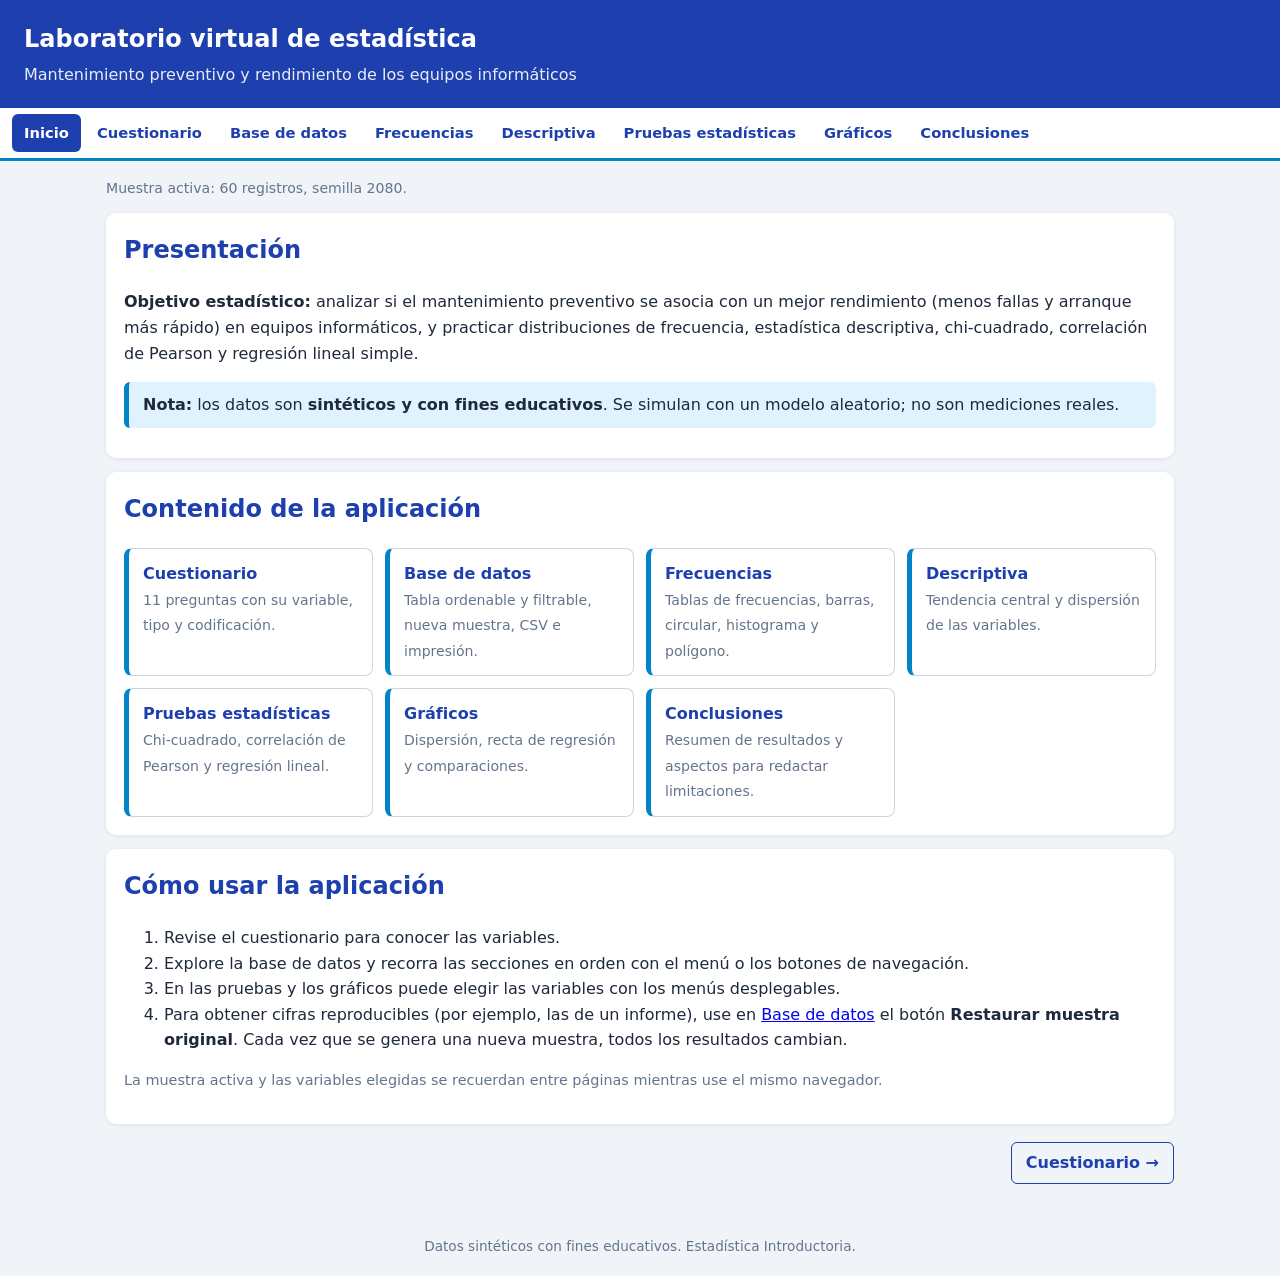
<file: index.html>
<!DOCTYPE html>
<html lang="es">
<head>
  <meta charset="utf-8">
  <meta name="viewport" content="width=device-width, initial-scale=1">
  <title>Inicio | Laboratorio de estadística</title>
  <link rel="stylesheet" href="css/estilos.css">
</head>
<body>
  <header class="cabecera">
    <h1>Laboratorio virtual de estadística</h1>
    <p>Mantenimiento preventivo y rendimiento de los equipos informáticos</p>
  </header>
  <nav class="menu" aria-label="Secciones">
    <a href="index.html" aria-current="page">Inicio</a>
    <a href="cuestionario.html">Cuestionario</a>
    <a href="base-datos.html">Base de datos</a>
    <a href="frecuencias.html">Frecuencias</a>
    <a href="descriptiva.html">Descriptiva</a>
    <a href="pruebas.html">Pruebas estadísticas</a>
    <a href="graficos.html">Gráficos</a>
    <a href="conclusiones.html">Conclusiones</a>
  </nav>
  <main>
    <p id="muestra-activa" class="muestra"></p>
    <section class="tarjeta">
      <h2>Presentación</h2>
      <p><b>Objetivo estadístico:</b> analizar si el mantenimiento preventivo se asocia con un mejor rendimiento (menos fallas y arranque más rápido) en equipos informáticos, y practicar distribuciones de frecuencia, estadística descriptiva, chi-cuadrado, correlación de Pearson y regresión lineal simple.</p>
      <div class="nota"><b>Nota:</b> los datos son <b>sintéticos y con fines educativos</b>. Se simulan con un modelo aleatorio; no son mediciones reales.</div>
    </section>
    <section class="tarjeta">
      <h2>Contenido de la aplicación</h2>
      <div class="enlaces">
        <a href="cuestionario.html"><b>Cuestionario</b><span>11 preguntas con su variable, tipo y codificación.</span></a>
        <a href="base-datos.html"><b>Base de datos</b><span>Tabla ordenable y filtrable, nueva muestra, CSV e impresión.</span></a>
        <a href="frecuencias.html"><b>Frecuencias</b><span>Tablas de frecuencias, barras, circular, histograma y polígono.</span></a>
        <a href="descriptiva.html"><b>Descriptiva</b><span>Tendencia central y dispersión de las variables.</span></a>
        <a href="pruebas.html"><b>Pruebas estadísticas</b><span>Chi-cuadrado, correlación de Pearson y regresión lineal.</span></a>
        <a href="graficos.html"><b>Gráficos</b><span>Dispersión, recta de regresión y comparaciones.</span></a>
        <a href="conclusiones.html"><b>Conclusiones</b><span>Resumen de resultados y aspectos para redactar limitaciones.</span></a>
      </div>
    </section>
    <section class="tarjeta">
      <h2>Cómo usar la aplicación</h2>
      <ol>
        <li>Revise el cuestionario para conocer las variables.</li>
        <li>Explore la base de datos y recorra las secciones en orden con el menú o los botones de navegación.</li>
        <li>En las pruebas y los gráficos puede elegir las variables con los menús desplegables.</li>
        <li>Para obtener cifras reproducibles (por ejemplo, las de un informe), use en <a href="base-datos.html">Base de datos</a> el botón <b>Restaurar muestra original</b>. Cada vez que se genera una nueva muestra, todos los resultados cambian.</li>
      </ol>
      <p class="suave">La muestra activa y las variables elegidas se recuerdan entre páginas mientras use el mismo navegador.</p>
    </section>
    <div class="paginacion"><span></span><a href="cuestionario.html">Cuestionario &rarr;</a></div>
  </main>
  <footer class="pie">Datos sintéticos con fines educativos. Estadística Introductoria.</footer>
  <script src="js/utilidades.js"></script>
  <script src="js/datos.js"></script>
  <script src="js/estadistica.js"></script>
  <script src="js/pag-inicio.js"></script>
</body>
</html>
</file>
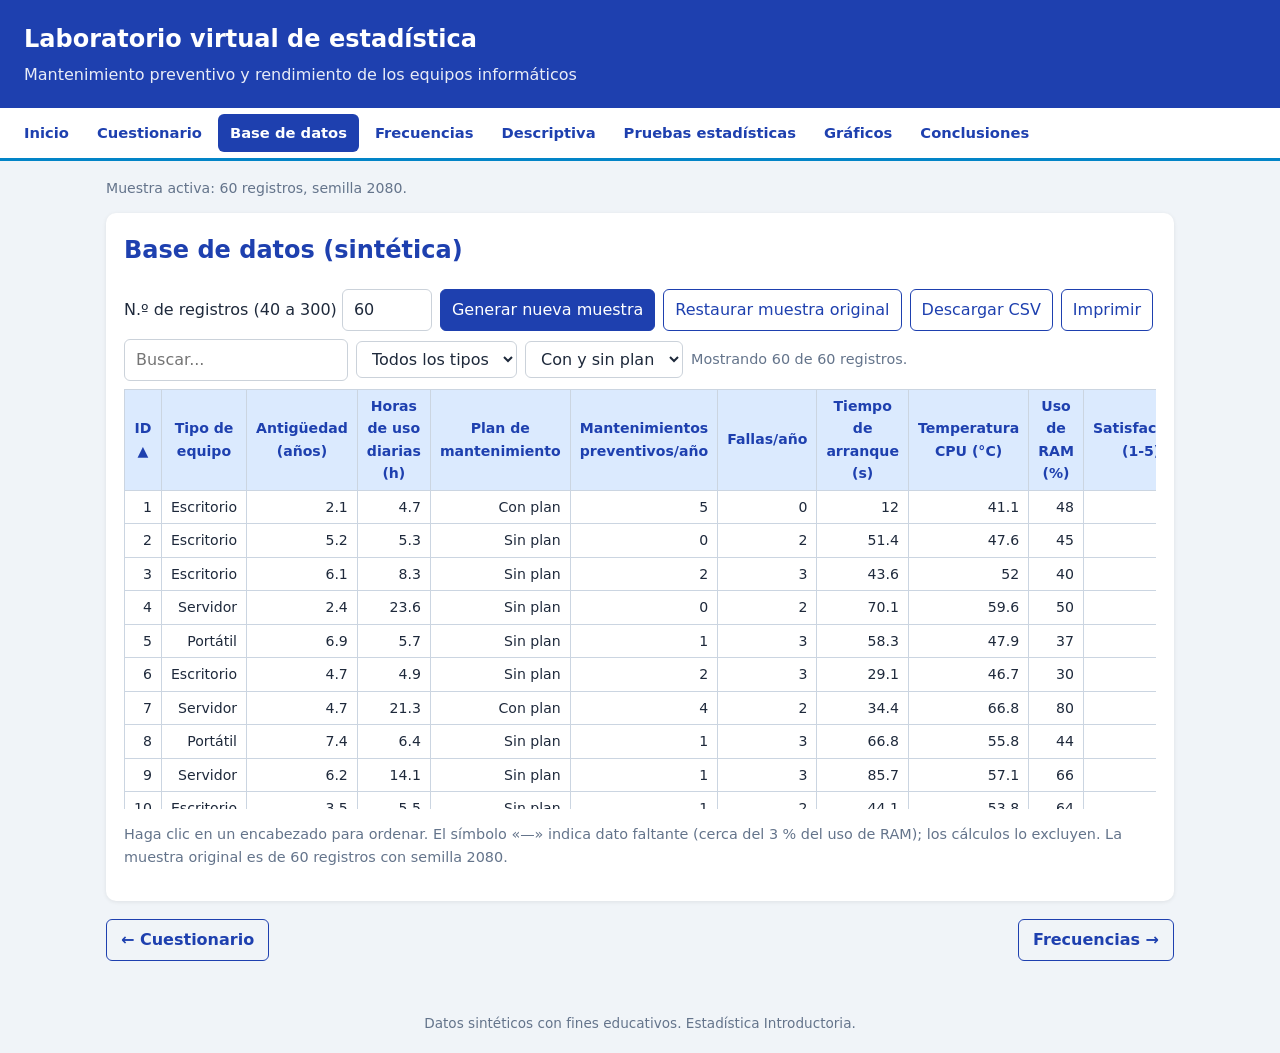
<file: base-datos.html>
<!DOCTYPE html>
<html lang="es">
<head>
  <meta charset="utf-8">
  <meta name="viewport" content="width=device-width, initial-scale=1">
  <title>Base de datos | Laboratorio de estadística</title>
  <link rel="stylesheet" href="css/estilos.css">
</head>
<body>
  <header class="cabecera">
    <h1>Laboratorio virtual de estadística</h1>
    <p>Mantenimiento preventivo y rendimiento de los equipos informáticos</p>
  </header>
  <nav class="menu" aria-label="Secciones">
    <a href="index.html">Inicio</a>
    <a href="cuestionario.html">Cuestionario</a>
    <a href="base-datos.html" aria-current="page">Base de datos</a>
    <a href="frecuencias.html">Frecuencias</a>
    <a href="descriptiva.html">Descriptiva</a>
    <a href="pruebas.html">Pruebas estadísticas</a>
    <a href="graficos.html">Gráficos</a>
    <a href="conclusiones.html">Conclusiones</a>
  </nav>
  <main>
    <p id="muestra-activa" class="muestra"></p>
    <section class="tarjeta">
      <h2>Base de datos (sintética)</h2>
      <div class="fila">
        <label>N.º de registros (40 a 300) <input id="num-registros" type="number" min="40" max="300" value="60" style="width:90px"></label>
        <button id="btn-nueva">Generar nueva muestra</button>
        <button id="btn-restaurar" class="secundario">Restaurar muestra original</button>
        <button id="btn-csv" class="secundario">Descargar CSV</button>
        <button id="btn-imprimir" class="secundario">Imprimir</button>
      </div>
      <div class="fila">
        <input id="filtro-texto" placeholder="Buscar...">
        <select id="filtro-tipo" aria-label="Filtrar por tipo"><option value="">Todos los tipos</option><option>Escritorio</option><option>Portátil</option><option>Servidor</option></select>
        <select id="filtro-plan" aria-label="Filtrar por plan"><option value="">Con y sin plan</option><option>Con plan</option><option>Sin plan</option></select>
        <span id="contador" class="suave"></span>
      </div>
      <div class="desplazable tabla-alta"><table id="tabla-datos"></table></div>
      <p class="suave">Haga clic en un encabezado para ordenar. El símbolo «—» indica dato faltante (cerca del 3 % del uso de RAM); los cálculos lo excluyen. La muestra original es de 60 registros con semilla 2080.</p>
    </section>
    <div class="paginacion"><a href="cuestionario.html">&larr; Cuestionario</a><a href="frecuencias.html">Frecuencias &rarr;</a></div>
  </main>
  <footer class="pie">Datos sintéticos con fines educativos. Estadística Introductoria.</footer>
  <script src="js/utilidades.js"></script>
  <script src="js/datos.js"></script>
  <script src="js/estadistica.js"></script>
  <script src="js/graficos.js"></script>
  <script src="js/pag-base-datos.js"></script>
</body>
</html>
</file>
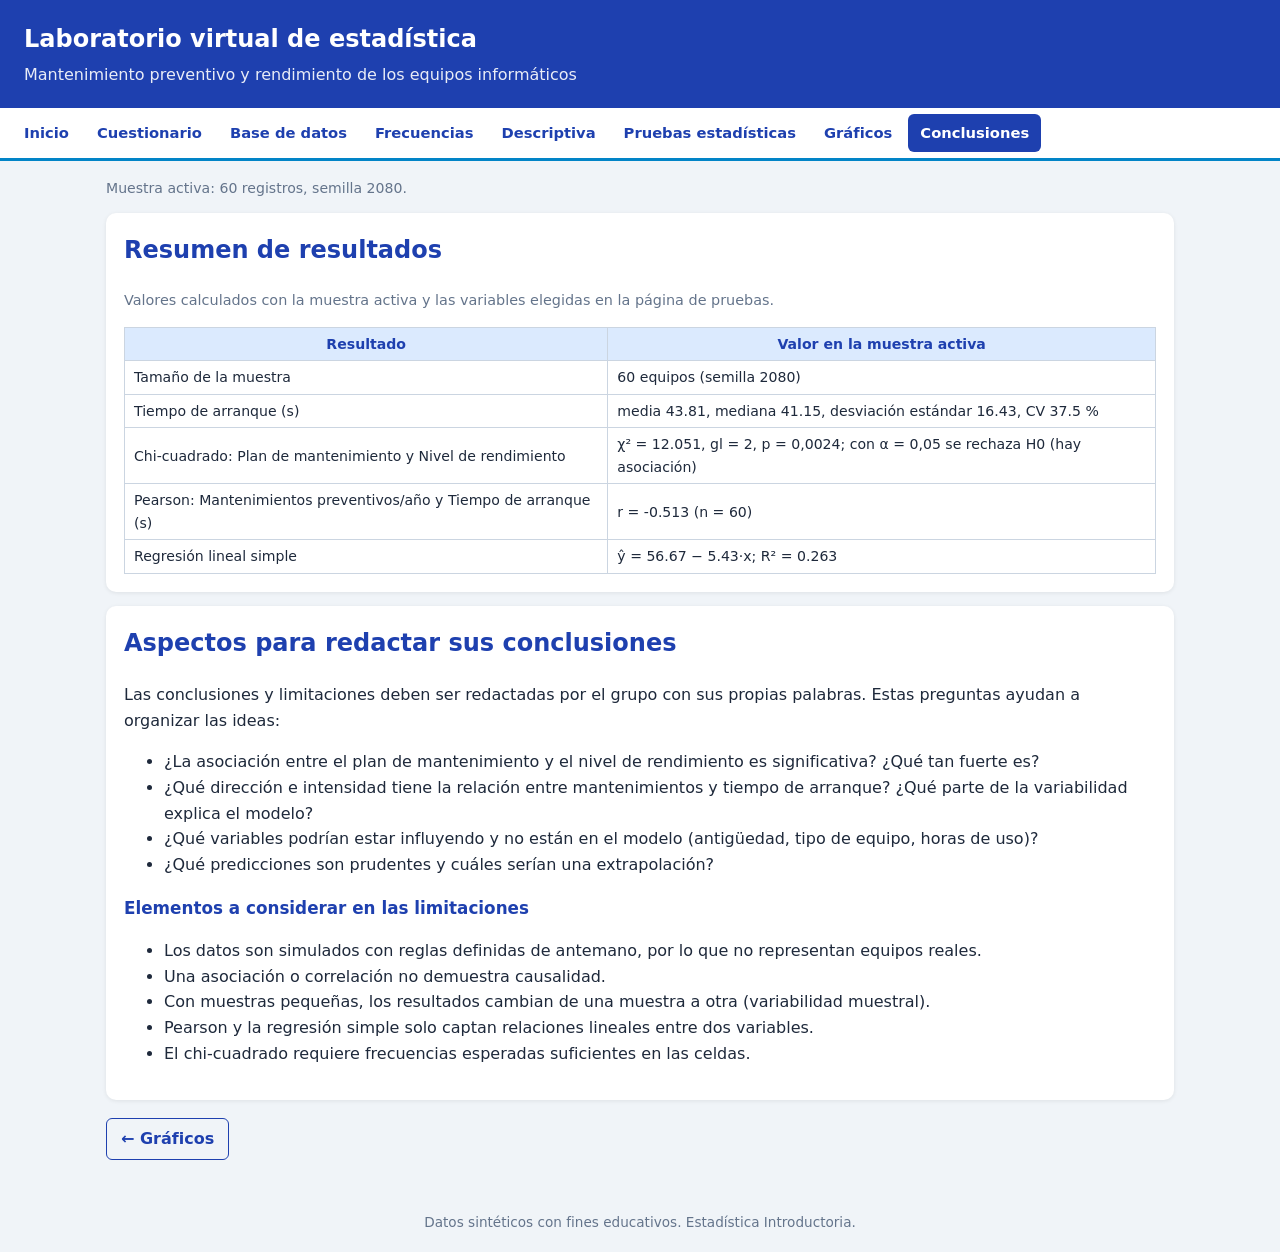
<file: conclusiones.html>
<!DOCTYPE html>
<html lang="es">
<head>
  <meta charset="utf-8">
  <meta name="viewport" content="width=device-width, initial-scale=1">
  <title>Conclusiones | Laboratorio de estadística</title>
  <link rel="stylesheet" href="css/estilos.css">
</head>
<body>
  <header class="cabecera">
    <h1>Laboratorio virtual de estadística</h1>
    <p>Mantenimiento preventivo y rendimiento de los equipos informáticos</p>
  </header>
  <nav class="menu" aria-label="Secciones">
    <a href="index.html">Inicio</a>
    <a href="cuestionario.html">Cuestionario</a>
    <a href="base-datos.html">Base de datos</a>
    <a href="frecuencias.html">Frecuencias</a>
    <a href="descriptiva.html">Descriptiva</a>
    <a href="pruebas.html">Pruebas estadísticas</a>
    <a href="graficos.html">Gráficos</a>
    <a href="conclusiones.html" aria-current="page">Conclusiones</a>
  </nav>
  <main>
    <p id="muestra-activa" class="muestra"></p>
    <section class="tarjeta">
      <h2>Resumen de resultados</h2>
      <p class="suave">Valores calculados con la muestra activa y las variables elegidas en la página de pruebas.</p>
      <div id="resumen-resultados" class="desplazable"></div>
    </section>
    <section class="tarjeta">
      <h2>Aspectos para redactar sus conclusiones</h2>
      <p>Las conclusiones y limitaciones deben ser redactadas por el grupo con sus propias palabras. Estas preguntas ayudan a organizar las ideas:</p>
      <ul>
        <li>¿La asociación entre el plan de mantenimiento y el nivel de rendimiento es significativa? ¿Qué tan fuerte es?</li>
        <li>¿Qué dirección e intensidad tiene la relación entre mantenimientos y tiempo de arranque? ¿Qué parte de la variabilidad explica el modelo?</li>
        <li>¿Qué variables podrían estar influyendo y no están en el modelo (antigüedad, tipo de equipo, horas de uso)?</li>
        <li>¿Qué predicciones son prudentes y cuáles serían una extrapolación?</li>
      </ul>
      <h3>Elementos a considerar en las limitaciones</h3>
      <ul>
        <li>Los datos son simulados con reglas definidas de antemano, por lo que no representan equipos reales.</li>
        <li>Una asociación o correlación no demuestra causalidad.</li>
        <li>Con muestras pequeñas, los resultados cambian de una muestra a otra (variabilidad muestral).</li>
        <li>Pearson y la regresión simple solo captan relaciones lineales entre dos variables.</li>
        <li>El chi-cuadrado requiere frecuencias esperadas suficientes en las celdas.</li>
      </ul>
    </section>
    <div class="paginacion"><a href="graficos.html">&larr; Gráficos</a><span></span></div>
  </main>
  <footer class="pie">Datos sintéticos con fines educativos. Estadística Introductoria.</footer>
  <script src="js/utilidades.js"></script>
  <script src="js/datos.js"></script>
  <script src="js/estadistica.js"></script>
  <script src="js/graficos.js"></script>
  <script src="js/pag-conclusiones.js"></script>
</body>
</html>
</file>
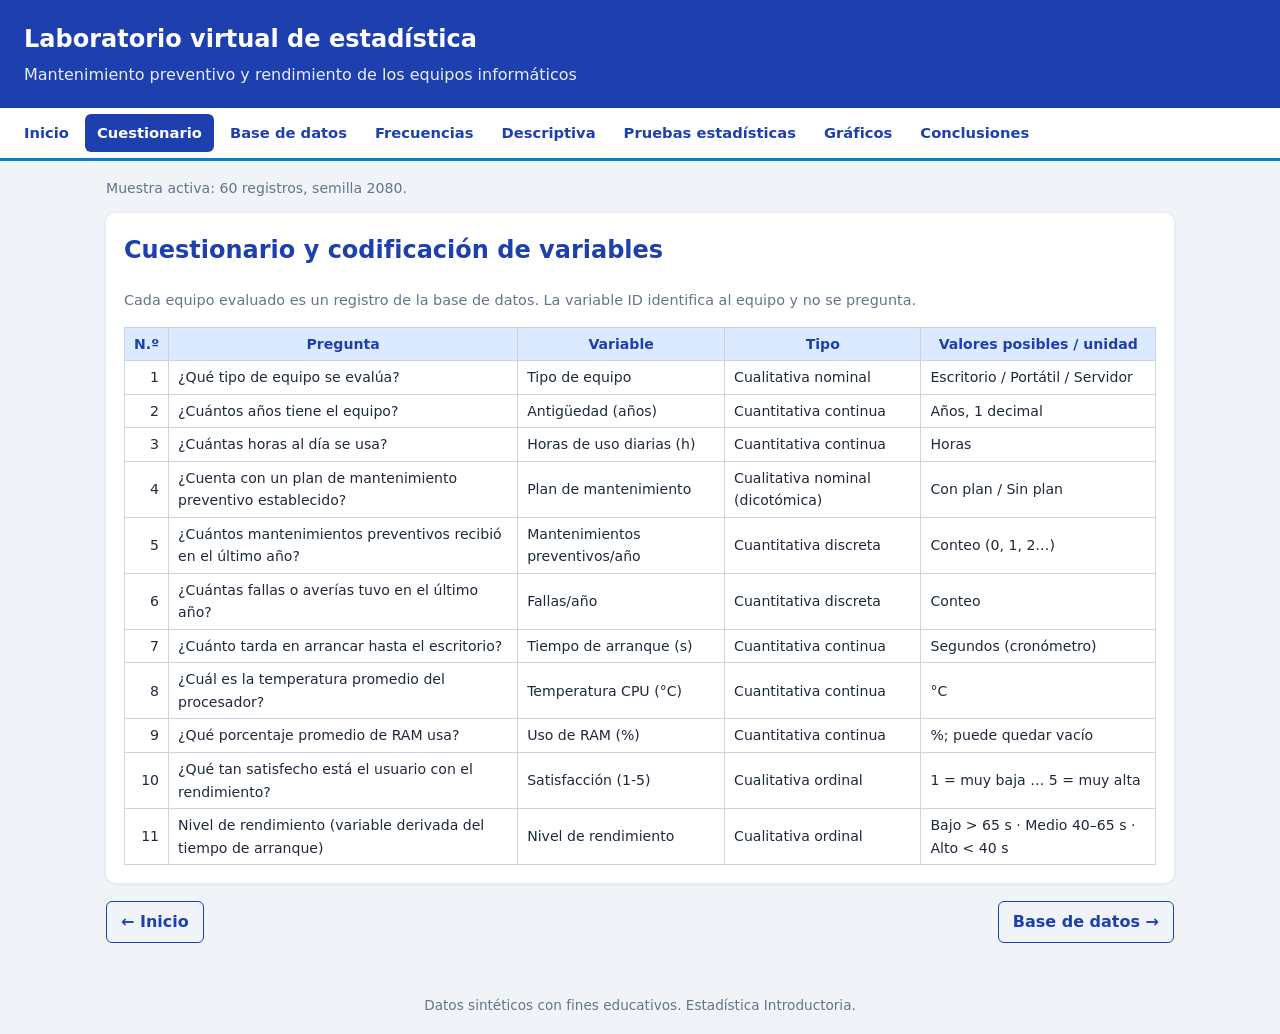
<file: cuestionario.html>
<!DOCTYPE html>
<html lang="es">
<head>
  <meta charset="utf-8">
  <meta name="viewport" content="width=device-width, initial-scale=1">
  <title>Cuestionario | Laboratorio de estadística</title>
  <link rel="stylesheet" href="css/estilos.css">
</head>
<body>
  <header class="cabecera">
    <h1>Laboratorio virtual de estadística</h1>
    <p>Mantenimiento preventivo y rendimiento de los equipos informáticos</p>
  </header>
  <nav class="menu" aria-label="Secciones">
    <a href="index.html">Inicio</a>
    <a href="cuestionario.html" aria-current="page">Cuestionario</a>
    <a href="base-datos.html">Base de datos</a>
    <a href="frecuencias.html">Frecuencias</a>
    <a href="descriptiva.html">Descriptiva</a>
    <a href="pruebas.html">Pruebas estadísticas</a>
    <a href="graficos.html">Gráficos</a>
    <a href="conclusiones.html">Conclusiones</a>
  </nav>
  <main>
    <p id="muestra-activa" class="muestra"></p>
    <section class="tarjeta">
      <h2>Cuestionario y codificación de variables</h2>
      <p class="suave">Cada equipo evaluado es un registro de la base de datos. La variable ID identifica al equipo y no se pregunta.</p>
      <div class="desplazable">
        <table>
          <thead><tr><th>N.º</th><th>Pregunta</th><th>Variable</th><th>Tipo</th><th>Valores posibles / unidad</th></tr></thead>
          <tbody id="tabla-cuestionario"></tbody>
        </table>
      </div>
    </section>
    <div class="paginacion"><a href="index.html">&larr; Inicio</a><a href="base-datos.html">Base de datos &rarr;</a></div>
  </main>
  <footer class="pie">Datos sintéticos con fines educativos. Estadística Introductoria.</footer>
  <script src="js/utilidades.js"></script>
  <script src="js/datos.js"></script>
  <script src="js/estadistica.js"></script>
  <script src="js/graficos.js"></script>
  <script src="js/pag-cuestionario.js"></script>
</body>
</html>
</file>
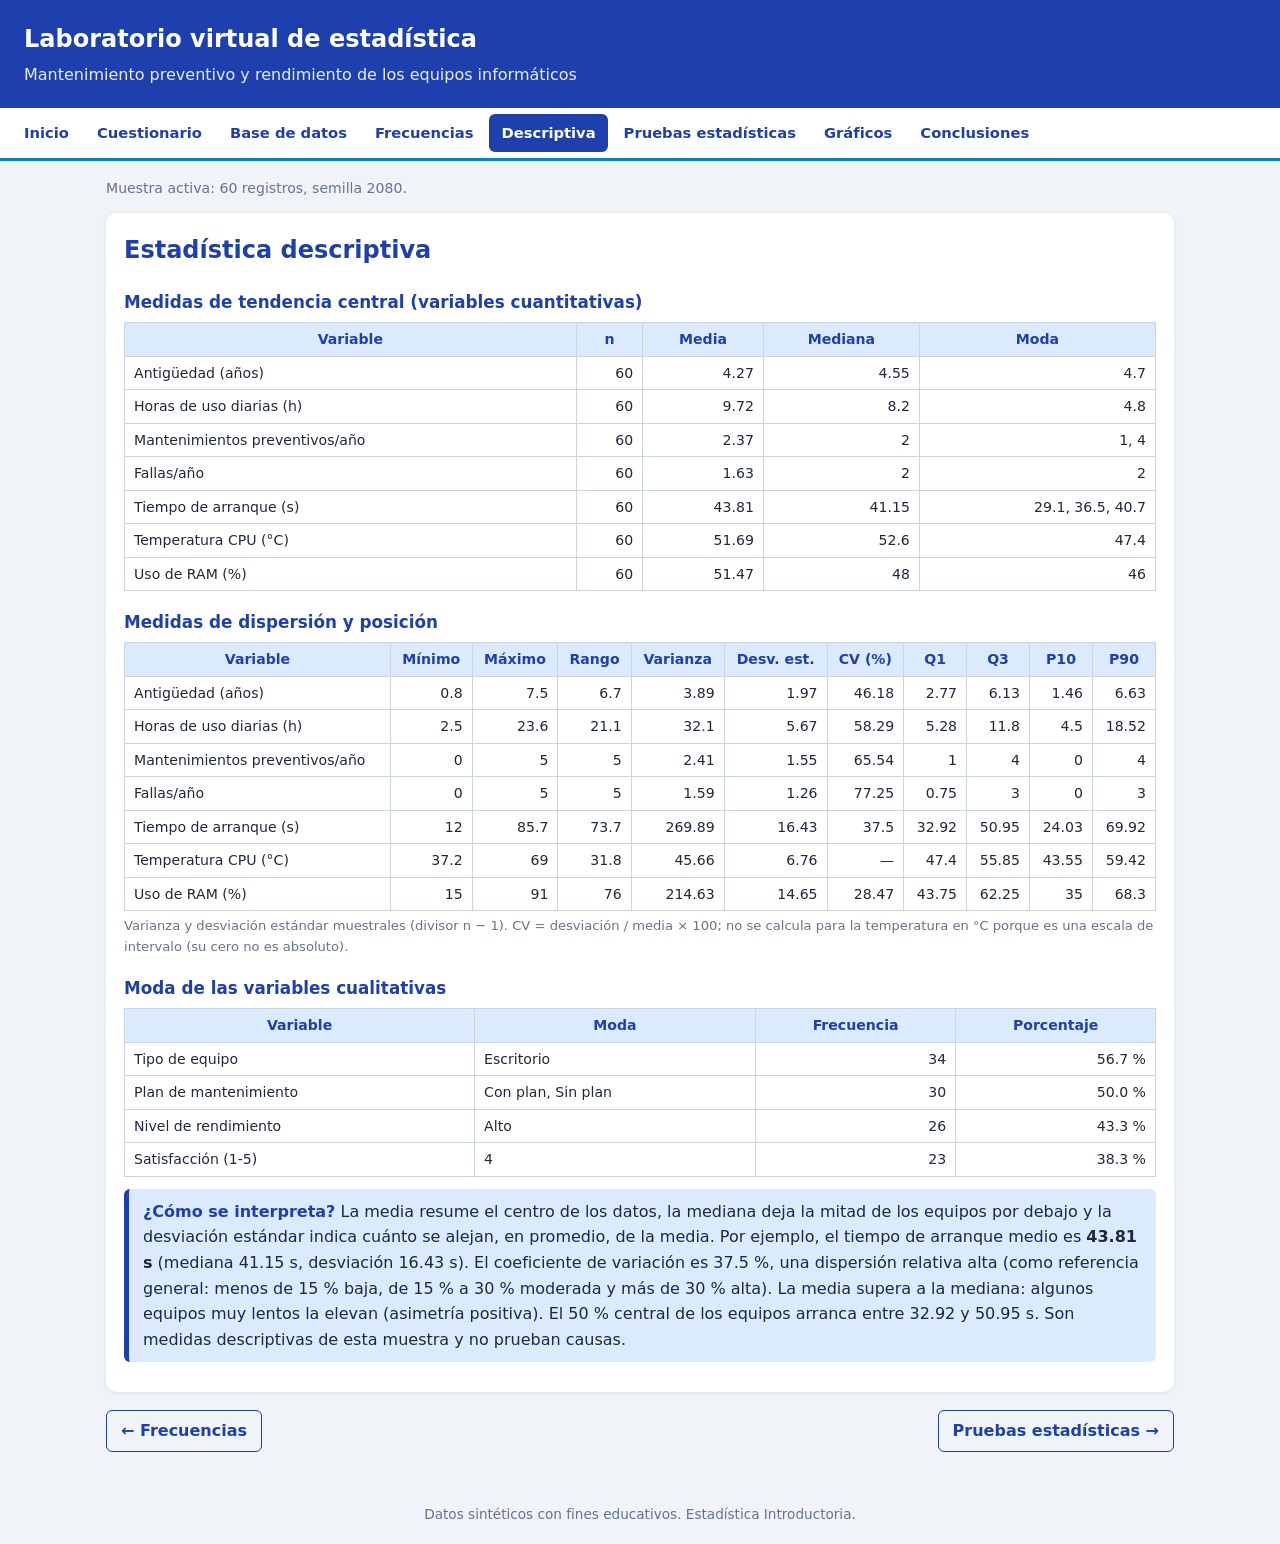
<file: descriptiva.html>
<!DOCTYPE html>
<html lang="es">
<head>
  <meta charset="utf-8">
  <meta name="viewport" content="width=device-width, initial-scale=1">
  <title>Descriptiva | Laboratorio de estadística</title>
  <link rel="stylesheet" href="css/estilos.css">
</head>
<body>
  <header class="cabecera">
    <h1>Laboratorio virtual de estadística</h1>
    <p>Mantenimiento preventivo y rendimiento de los equipos informáticos</p>
  </header>
  <nav class="menu" aria-label="Secciones">
    <a href="index.html">Inicio</a>
    <a href="cuestionario.html">Cuestionario</a>
    <a href="base-datos.html">Base de datos</a>
    <a href="frecuencias.html">Frecuencias</a>
    <a href="descriptiva.html" aria-current="page">Descriptiva</a>
    <a href="pruebas.html">Pruebas estadísticas</a>
    <a href="graficos.html">Gráficos</a>
    <a href="conclusiones.html">Conclusiones</a>
  </nav>
  <main>
    <p id="muestra-activa" class="muestra"></p>
    <section class="tarjeta">
      <h2>Estadística descriptiva</h2>
      <h3>Medidas de tendencia central (variables cuantitativas)</h3>
      <div id="tab-central"></div>
      <h3>Medidas de dispersión y posición</h3>
      <div id="tab-dispersion"></div>
      <h3>Moda de las variables cualitativas</h3>
      <div id="tab-modas"></div>
      <div class="interpretacion" id="interp-desc"></div>
    </section>
    <div class="paginacion"><a href="frecuencias.html">&larr; Frecuencias</a><a href="pruebas.html">Pruebas estadísticas &rarr;</a></div>
  </main>
  <footer class="pie">Datos sintéticos con fines educativos. Estadística Introductoria.</footer>
  <script src="js/utilidades.js"></script>
  <script src="js/datos.js"></script>
  <script src="js/estadistica.js"></script>
  <script src="js/graficos.js"></script>
  <script src="js/pag-descriptiva.js"></script>
</body>
</html>
</file>
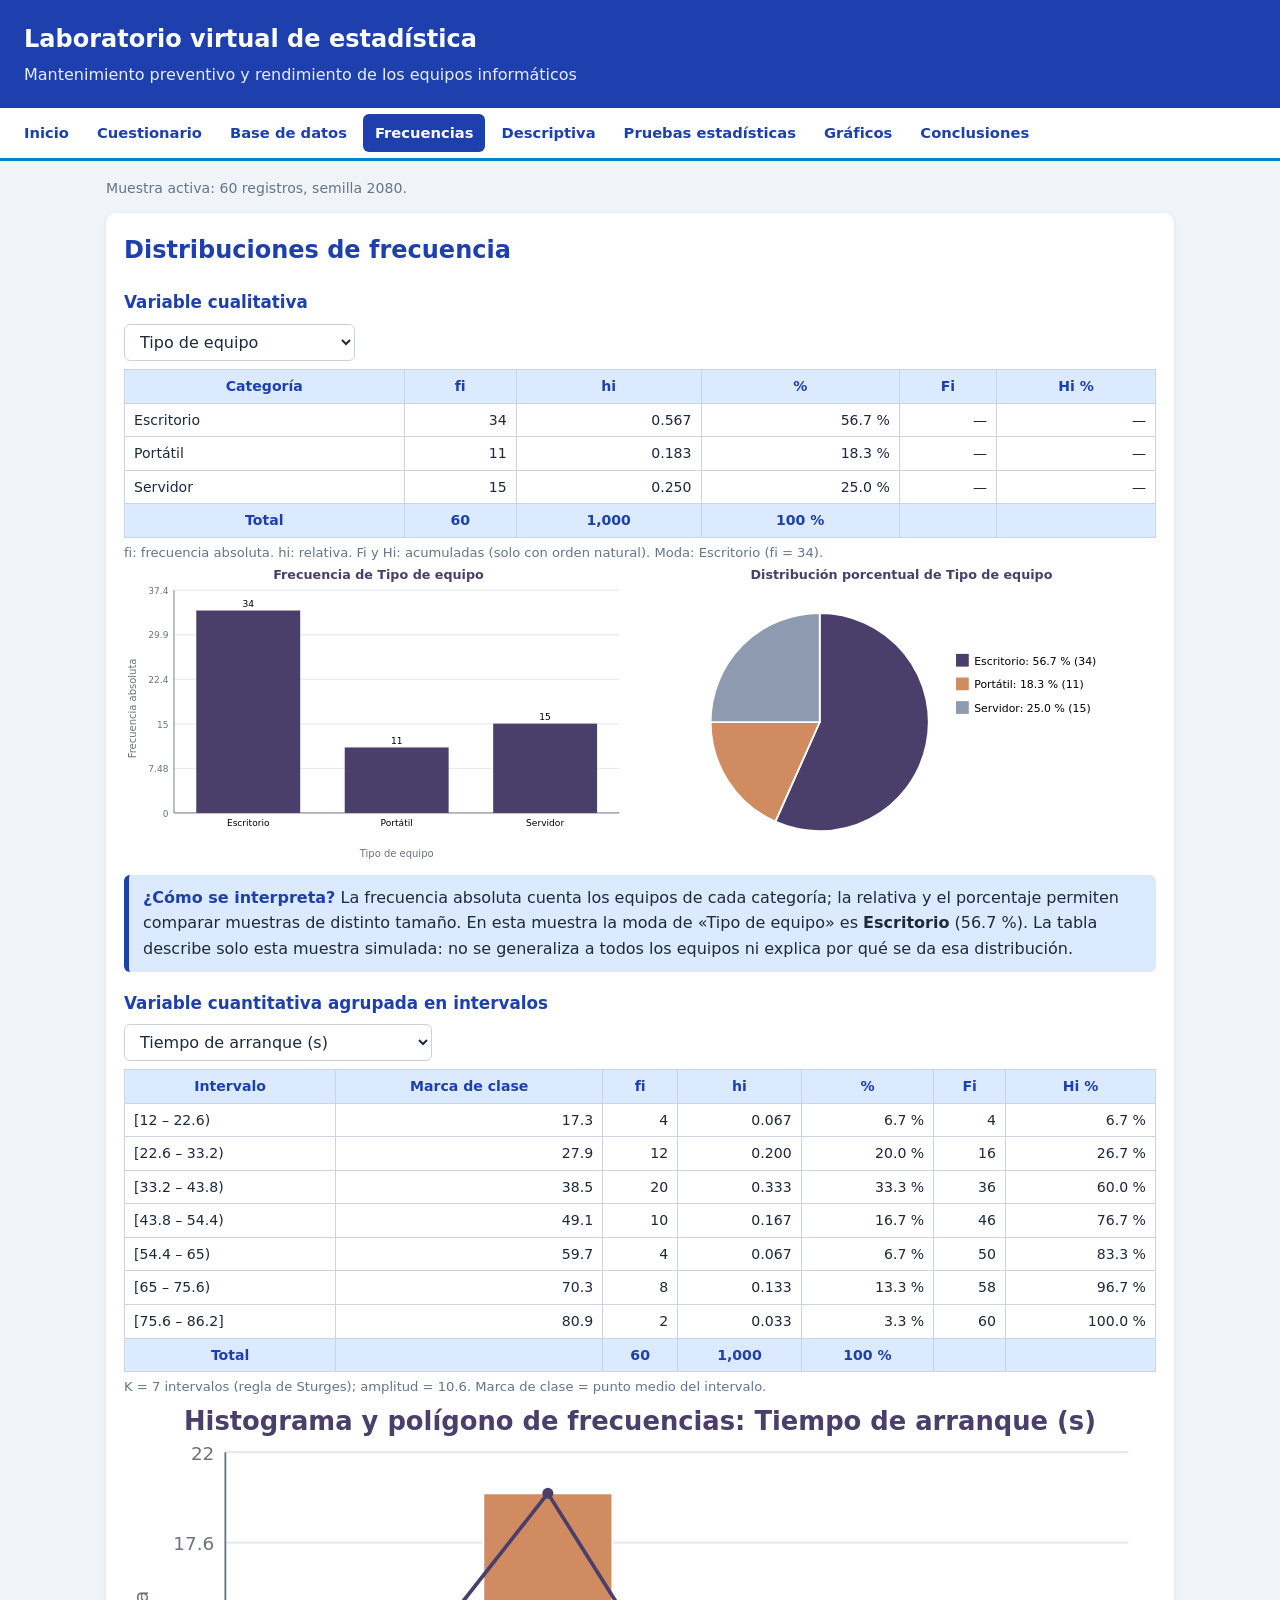
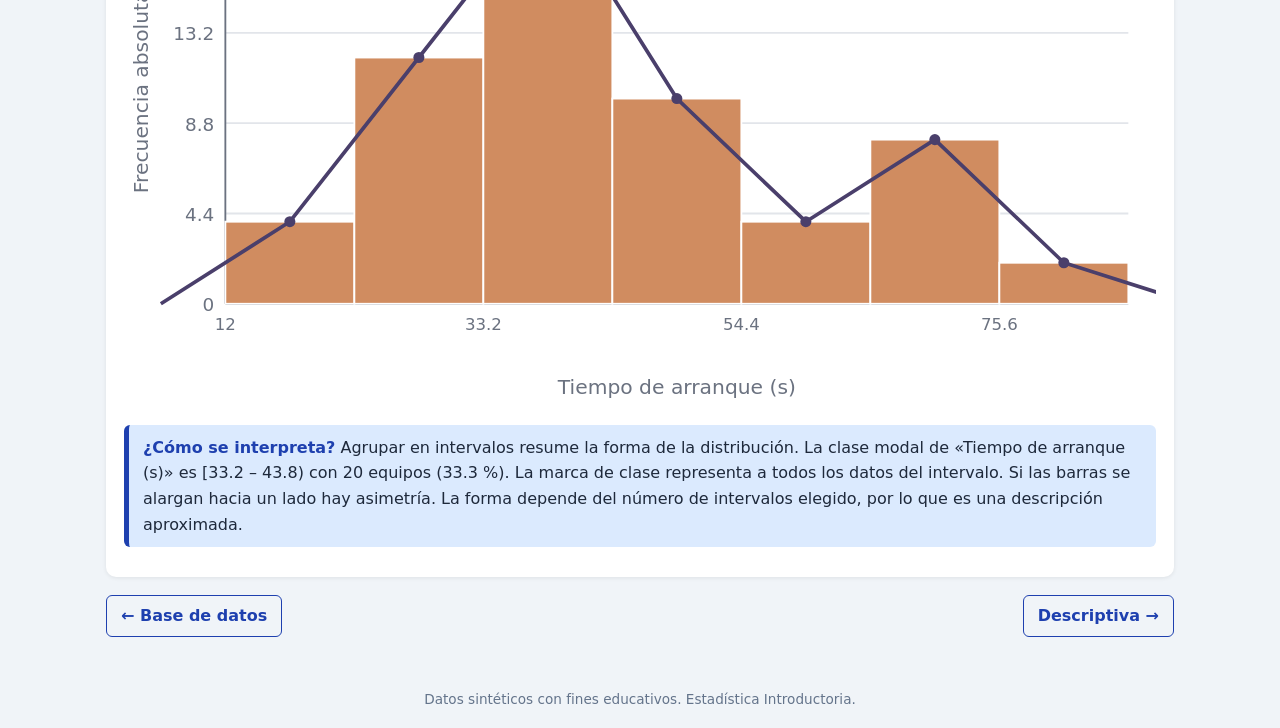
<file: frecuencias.html>
<!DOCTYPE html>
<html lang="es">
<head>
  <meta charset="utf-8">
  <meta name="viewport" content="width=device-width, initial-scale=1">
  <title>Frecuencias | Laboratorio de estadística</title>
  <link rel="stylesheet" href="css/estilos.css">
</head>
<body>
  <header class="cabecera">
    <h1>Laboratorio virtual de estadística</h1>
    <p>Mantenimiento preventivo y rendimiento de los equipos informáticos</p>
  </header>
  <nav class="menu" aria-label="Secciones">
    <a href="index.html">Inicio</a>
    <a href="cuestionario.html">Cuestionario</a>
    <a href="base-datos.html">Base de datos</a>
    <a href="frecuencias.html" aria-current="page">Frecuencias</a>
    <a href="descriptiva.html">Descriptiva</a>
    <a href="pruebas.html">Pruebas estadísticas</a>
    <a href="graficos.html">Gráficos</a>
    <a href="conclusiones.html">Conclusiones</a>
  </nav>
  <main>
    <p id="muestra-activa" class="muestra"></p>
    <section class="tarjeta">
      <h2>Distribuciones de frecuencia</h2>
      <h3>Variable cualitativa</h3>
      <div class="fila"><select id="sel-cual" aria-label="Variable cualitativa"></select></div>
      <div id="tab-cual"></div>
      <div class="rejilla" id="graf-cual"></div>
      <div class="interpretacion" id="interp-cual"></div>
      <h3>Variable cuantitativa agrupada en intervalos</h3>
      <div class="fila"><select id="sel-cuant" aria-label="Variable cuantitativa"></select></div>
      <div id="tab-cuant"></div>
      <div id="graf-cuant"></div>
      <div class="interpretacion" id="interp-cuant"></div>
    </section>
    <div class="paginacion"><a href="base-datos.html">&larr; Base de datos</a><a href="descriptiva.html">Descriptiva &rarr;</a></div>
  </main>
  <footer class="pie">Datos sintéticos con fines educativos. Estadística Introductoria.</footer>
  <script src="js/utilidades.js"></script>
  <script src="js/datos.js"></script>
  <script src="js/estadistica.js"></script>
  <script src="js/graficos.js"></script>
  <script src="js/pag-frecuencias.js"></script>
</body>
</html>
</file>
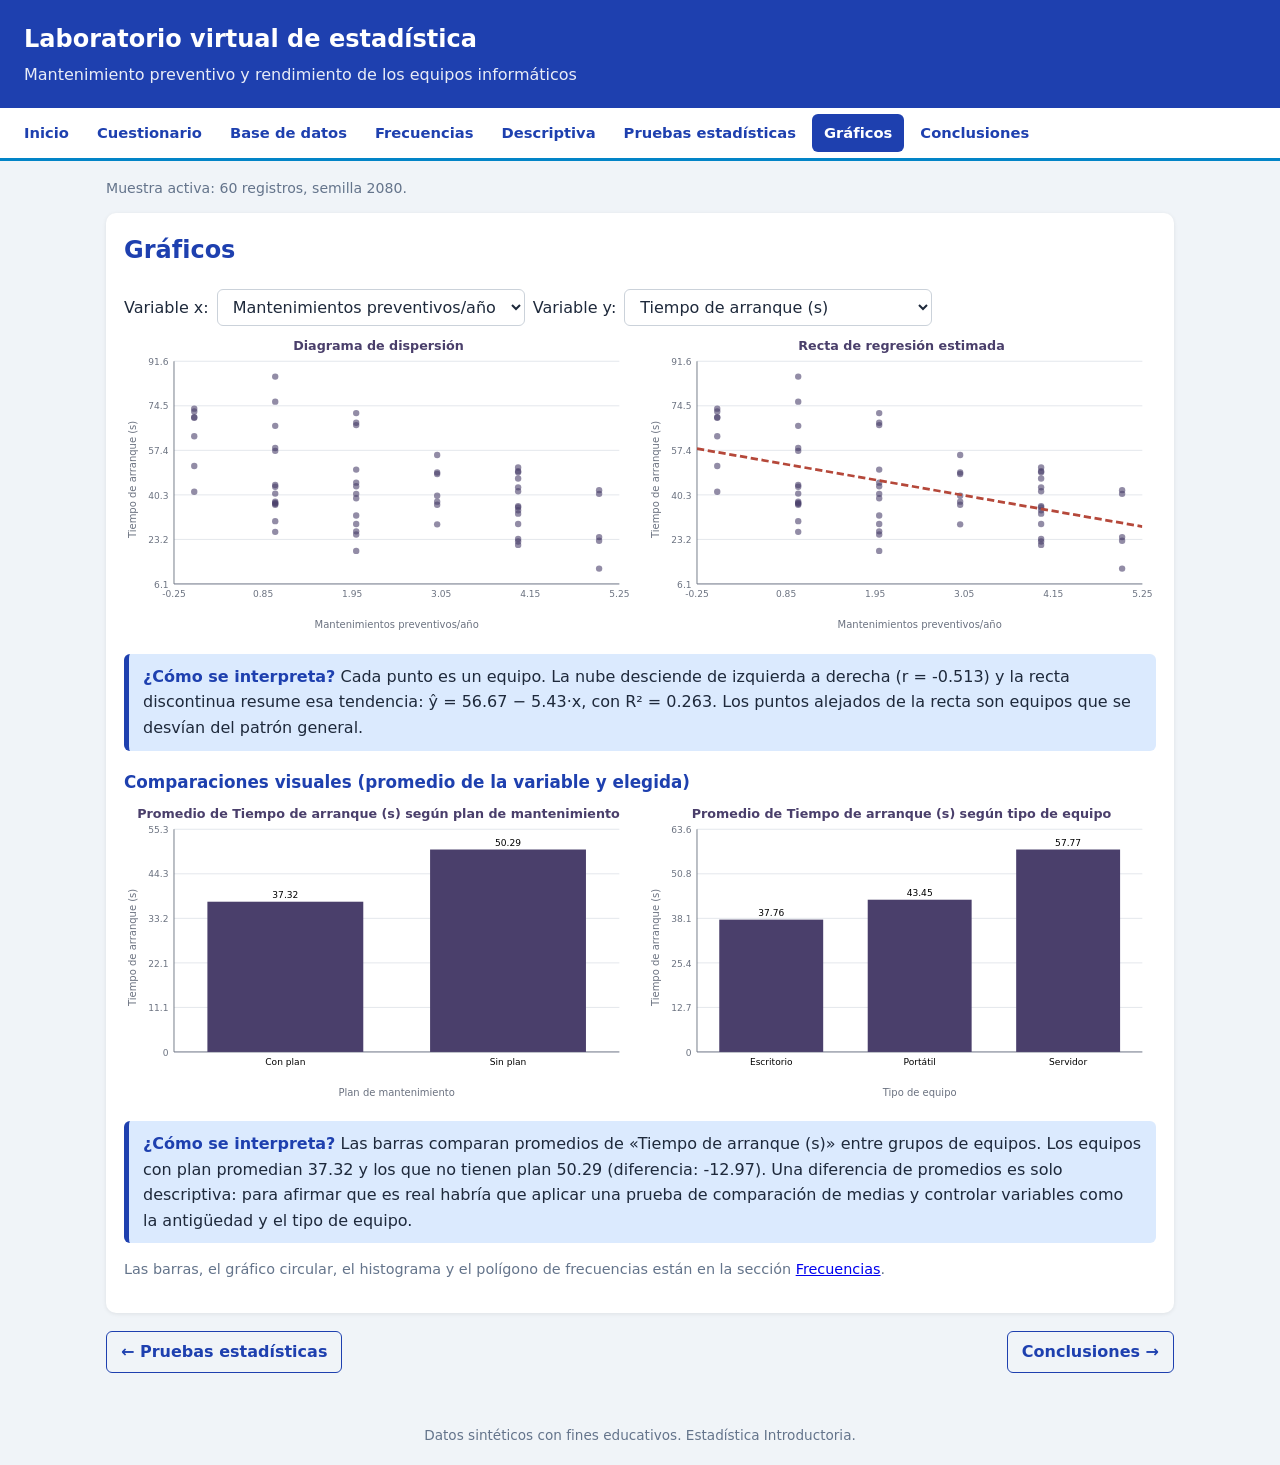
<file: graficos.html>
<!DOCTYPE html>
<html lang="es">
<head>
  <meta charset="utf-8">
  <meta name="viewport" content="width=device-width, initial-scale=1">
  <title>Gráficos | Laboratorio de estadística</title>
  <link rel="stylesheet" href="css/estilos.css">
</head>
<body>
  <header class="cabecera">
    <h1>Laboratorio virtual de estadística</h1>
    <p>Mantenimiento preventivo y rendimiento de los equipos informáticos</p>
  </header>
  <nav class="menu" aria-label="Secciones">
    <a href="index.html">Inicio</a>
    <a href="cuestionario.html">Cuestionario</a>
    <a href="base-datos.html">Base de datos</a>
    <a href="frecuencias.html">Frecuencias</a>
    <a href="descriptiva.html">Descriptiva</a>
    <a href="pruebas.html">Pruebas estadísticas</a>
    <a href="graficos.html" aria-current="page">Gráficos</a>
    <a href="conclusiones.html">Conclusiones</a>
  </nav>
  <main>
    <p id="muestra-activa" class="muestra"></p>
    <section class="tarjeta">
      <h2>Gráficos</h2>
      <div class="fila">Variable x: <select id="sel-x" aria-label="Variable x"></select> Variable y: <select id="sel-y" aria-label="Variable y"></select></div>
      <div class="rejilla"><div id="graf-dispersion"></div><div id="graf-recta"></div></div>
      <div class="interpretacion" id="interp-graf"></div>
      <h3>Comparaciones visuales (promedio de la variable y elegida)</h3>
      <div class="rejilla" id="graf-comparaciones"></div>
      <div class="interpretacion" id="interp-comp"></div>
      <p class="suave">Las barras, el gráfico circular, el histograma y el polígono de frecuencias están en la sección <a href="frecuencias.html">Frecuencias</a>.</p>
    </section>
    <div class="paginacion"><a href="pruebas.html">&larr; Pruebas estadísticas</a><a href="conclusiones.html">Conclusiones &rarr;</a></div>
  </main>
  <footer class="pie">Datos sintéticos con fines educativos. Estadística Introductoria.</footer>
  <script src="js/utilidades.js"></script>
  <script src="js/datos.js"></script>
  <script src="js/estadistica.js"></script>
  <script src="js/graficos.js"></script>
  <script src="js/pag-graficos.js"></script>
</body>
</html>
</file>
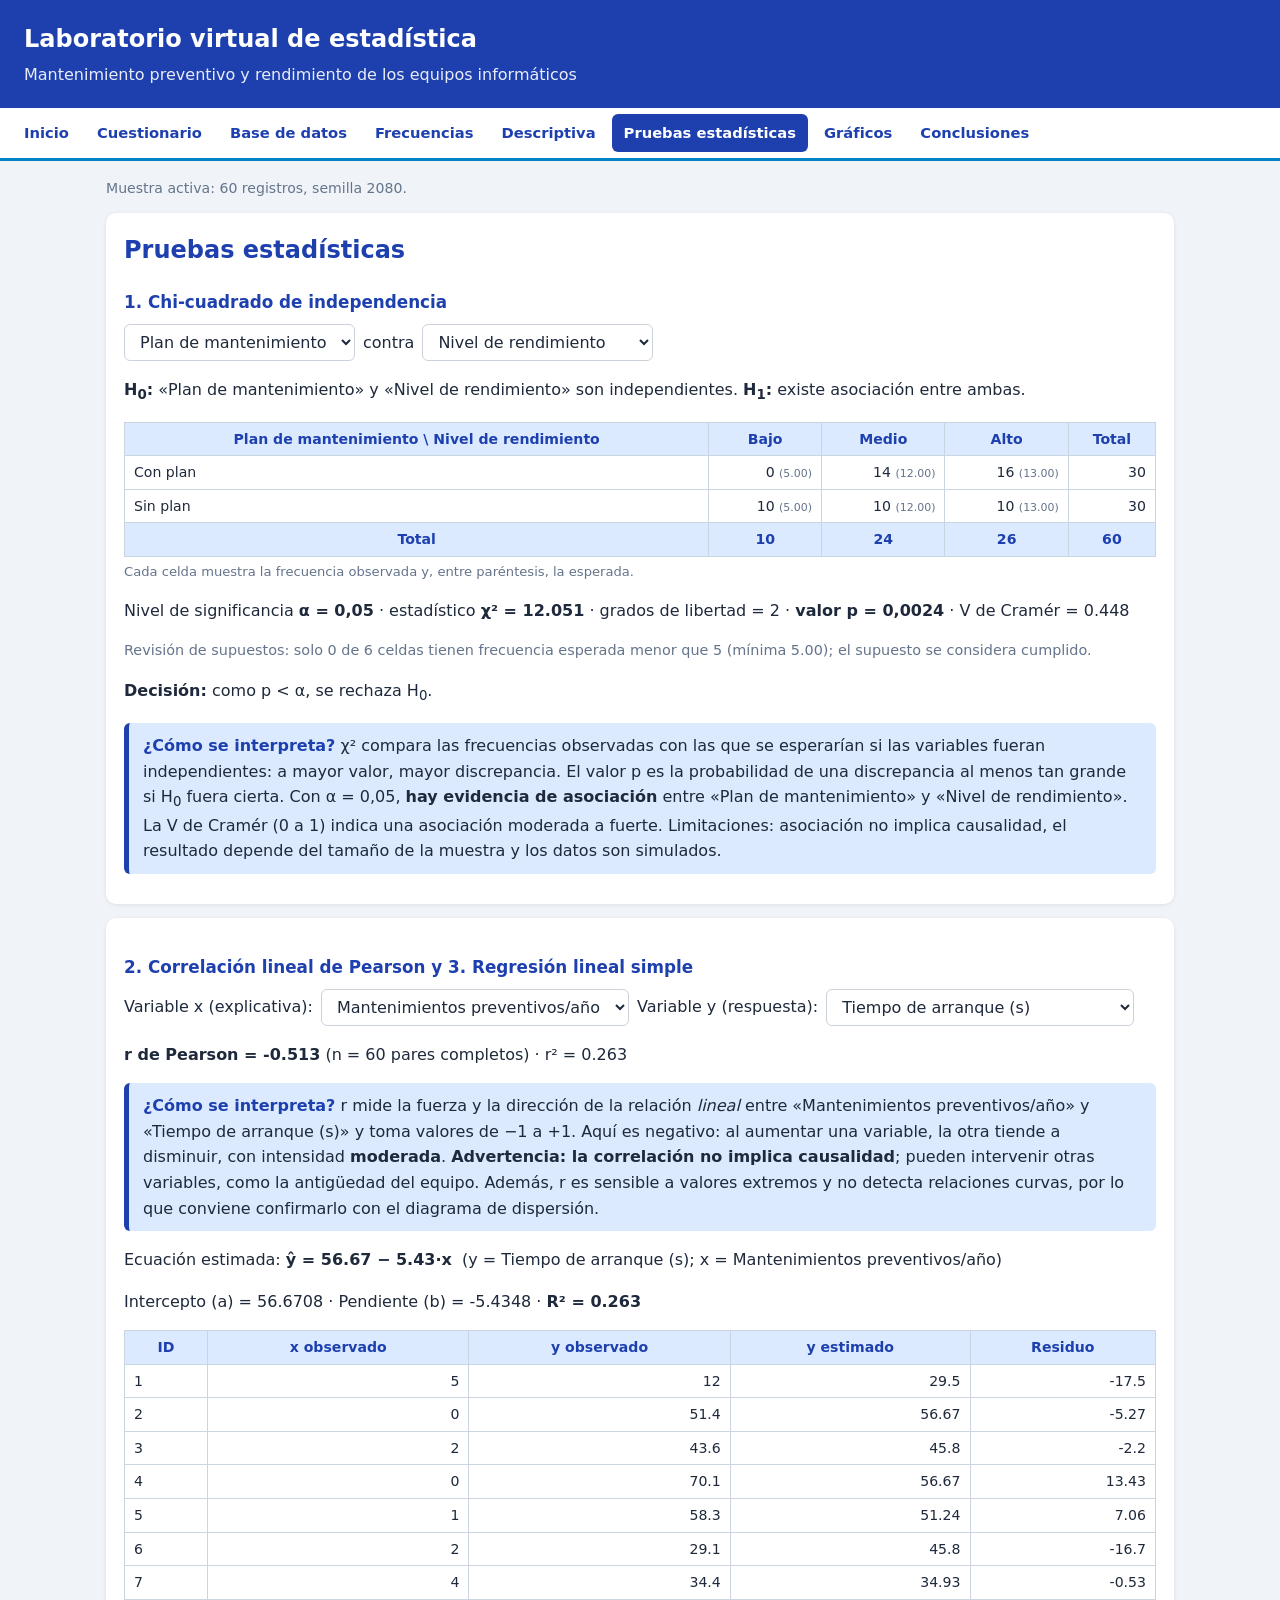
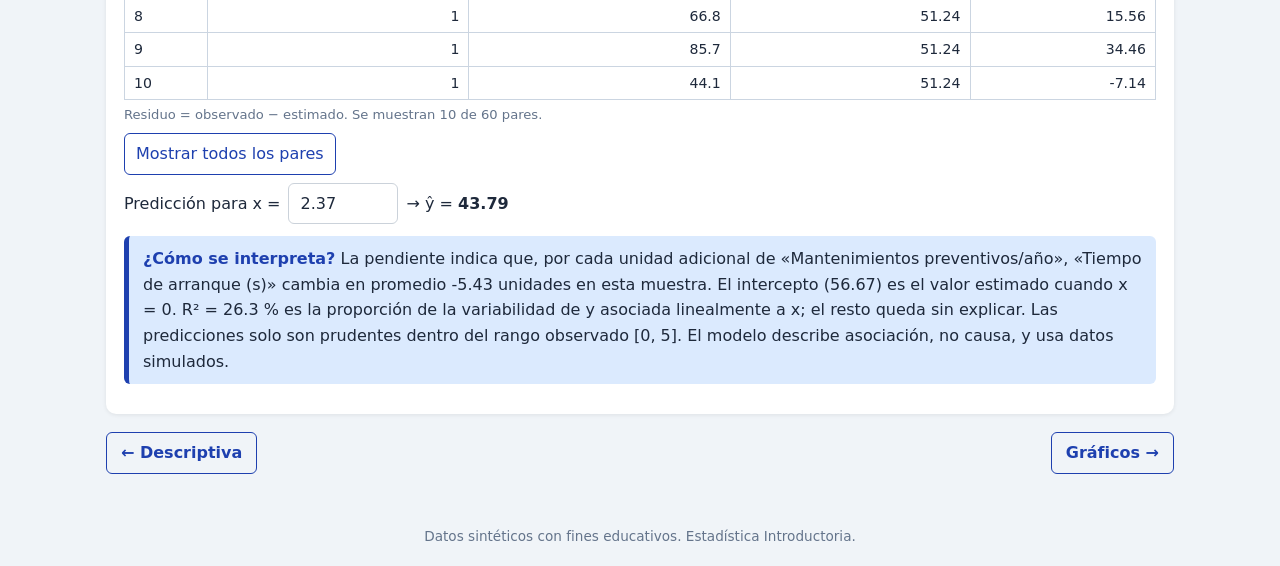
<file: pruebas.html>
<!DOCTYPE html>
<html lang="es">
<head>
  <meta charset="utf-8">
  <meta name="viewport" content="width=device-width, initial-scale=1">
  <title>Pruebas estadísticas | Laboratorio de estadística</title>
  <link rel="stylesheet" href="css/estilos.css">
</head>
<body>
  <header class="cabecera">
    <h1>Laboratorio virtual de estadística</h1>
    <p>Mantenimiento preventivo y rendimiento de los equipos informáticos</p>
  </header>
  <nav class="menu" aria-label="Secciones">
    <a href="index.html">Inicio</a>
    <a href="cuestionario.html">Cuestionario</a>
    <a href="base-datos.html">Base de datos</a>
    <a href="frecuencias.html">Frecuencias</a>
    <a href="descriptiva.html">Descriptiva</a>
    <a href="pruebas.html" aria-current="page">Pruebas estadísticas</a>
    <a href="graficos.html">Gráficos</a>
    <a href="conclusiones.html">Conclusiones</a>
  </nav>
  <main>
    <p id="muestra-activa" class="muestra"></p>
    <section class="tarjeta">
      <h2>Pruebas estadísticas</h2>
      <h3>1. Chi-cuadrado de independencia</h3>
      <div class="fila"><select id="sel-c1" aria-label="Primera variable cualitativa"></select> contra <select id="sel-c2" aria-label="Segunda variable cualitativa"></select></div>
      <div id="res-chi"></div>
    </section>
    <section class="tarjeta">
      <h3>2. Correlación lineal de Pearson y 3. Regresión lineal simple</h3>
      <div class="fila">Variable x (explicativa): <select id="sel-x" aria-label="Variable x"></select> Variable y (respuesta): <select id="sel-y" aria-label="Variable y"></select></div>
      <div id="res-pearson"></div>
      <div id="res-regresion"></div>
    </section>
    <div class="paginacion"><a href="descriptiva.html">&larr; Descriptiva</a><a href="graficos.html">Gráficos &rarr;</a></div>
  </main>
  <footer class="pie">Datos sintéticos con fines educativos. Estadística Introductoria.</footer>
  <script src="js/utilidades.js"></script>
  <script src="js/datos.js"></script>
  <script src="js/estadistica.js"></script>
  <script src="js/graficos.js"></script>
  <script src="js/pag-pruebas.js"></script>
</body>
</html>
</file>
<file: css/estilos.css>
:root {
  --fondo: #F0F4F8;
  --tarjeta: #FFFFFF;
  --primario: #1E40AF;
  --primario-suave: #DBEAFE;
  --secundario: #0284C7;
  --crema: #E0F2FE;
  --texto: #1E293B;
  --suave: #64748B;
  --borde: #CBD5E1;
}

* {
  box-sizing: border-box;
}
body {
  margin: 0;
  background: var(--fondo);
  color: var(--texto);
  font:
    16px/1.6 system-ui,
    "Segoe UI",
    Roboto,
    sans-serif;
}
/* ===== Cabecera y menú ===== */
.cabecera {
  background: var(--primario);
  color: #fff;
  padding: 20px 24px;
}
.cabecera h1 {
  margin: 0;
  font-size: 1.5rem;
}
.cabecera p {
  margin: 4px 0 0;
  opacity: .9;
}
.menu {
  position: sticky;
  top: 0;
  z-index: 5;
  display: flex;
  gap: 4px;
  overflow-x: auto;
  background: #fff;
  border-bottom: 3px solid var(--secundario);
  padding: 6px 12px;
}
.menu a {
  color: var(--primario);
  text-decoration: none;
  padding: 7px 12px;
  border-radius: 6px;
  white-space: nowrap;
  font-weight: 600;
  font-size: .92rem;
}
.menu a:hover {
  background: var(--primario-suave);
}
.menu a[aria-current=page] {
  background: var(--primario);
  color: #fff;
}
/* ===== Contenido ===== */
main {
  max-width: 1100px;
  margin: 0 auto;
  padding: 16px;
}
.muestra {
  margin: 0;
  color: var(--suave);
  font-size: .88rem;
}
.tarjeta {
  background: var(--tarjeta);
  border-radius: 10px;
  box-shadow: 0 1px 4px rgba(0, 0, 0, .08);
  padding: 18px;
  margin: 14px 0;
}
h2 {
  color: var(--primario);
  margin-top: 0;
}
h3 {
  color: var(--primario);
  font-size: 1.05rem;
  margin: 18px 0 6px;
}
.nota,
.aviso,
.interpretacion {
  padding: 10px 14px;
  border-radius: 6px;
  margin: 12px 0;
}
.nota {
  background: var(--crema);
  border-left: 5px solid var(--secundario);
}
.aviso {
  background: var(--crema);
  border: 1px solid var(--secundario);
  border-left-width: 5px;
}
.interpretacion {
  background: var(--primario-suave);
  border-left: 5px solid var(--primario);
}
.interpretacion b:first-child {
  color: var(--primario);
}
/* ===== Tablas ===== */
table {
  border-collapse: collapse;
  width: 100%;
  font-size: .88rem;
}
th,
td {
  border: 1px solid var(--borde);
  padding: 5px 9px;
  text-align: right;
}
th {
  background: var(--primario-suave);
  color: var(--primario);
  text-align: center;
}
td.l {
  text-align: left;
}
caption {
  caption-side: bottom;
  text-align: left;
  color: var(--suave);
  font-size: .82rem;
  padding-top: 4px;
}
.desplazable {
  overflow-x: auto;
}
.tabla-alta {
  max-height: 420px;
  overflow: auto;
}
#tabla-datos th {
  cursor: pointer;
}
/* ===== Controles ===== */
button,
select,
input {
  font: inherit;
  padding: 7px 11px;
  border-radius: 6px;
  border: 1px solid #CBD2DA;
  background: #fff;
  color: var(--texto);
}
button {
  background: var(--primario);
  color: #fff;
  border-color: var(--primario);
  cursor: pointer;
}
button:hover {
  filter: brightness(1.15);
}
button.secundario {
  background: #fff;
  color: var(--primario);
}
.fila {
  display: flex;
  flex-wrap: wrap;
  gap: 8px;
  align-items: center;
  margin: 8px 0;
}
.rejilla {
  display: grid;
  grid-template-columns: repeat(auto-fit, minmax(300px, 1fr));
  gap: 14px;
}
svg {
  width: 100%;
  height: auto;
  background: #fff;
}
.suave {
  color: var(--suave);
  font-size: .9rem;
}
.esp {
  color: var(--suave);
  font-size: .78em;
}
/* ===== Portada y paginación ===== */
.enlaces {
  display: grid;
  grid-template-columns: repeat(auto-fit, minmax(240px, 1fr));
  gap: 12px;
}
.enlaces a {
  display: block;
  padding: 12px 14px;
  border: 1px solid var(--borde);
  border-left: 5px solid var(--secundario);
  border-radius: 8px;
  text-decoration: none;
  color: var(--texto);
}
.enlaces a:hover {
  background: var(--primario-suave);
}
.enlaces b {
  display: block;
  color: var(--primario);
}
.enlaces span {
  font-size: .88rem;
  color: var(--suave);
}
.paginacion {
  display: flex;
  justify-content: space-between;
  gap: 10px;
  margin: 18px 0;
}
.paginacion a {
  color: var(--primario);
  font-weight: 600;
  text-decoration: none;
  border: 1px solid var(--primario);
  border-radius: 6px;
  padding: 7px 14px;
}
.paginacion a:hover {
  background: var(--primario);
  color: #fff;
}
.pie {
  text-align: center;
  color: var(--suave);
  font-size: .85rem;
  padding: 18px;
}
/* ===== Impresión ===== */
@media print {
  .menu,
  .fila,
  button,
  .paginacion {
    display: none;
  }
  body {
    background: #fff;
  }
  .tarjeta {
    box-shadow: none;
    break-inside: avoid;
  }
}
</file>
